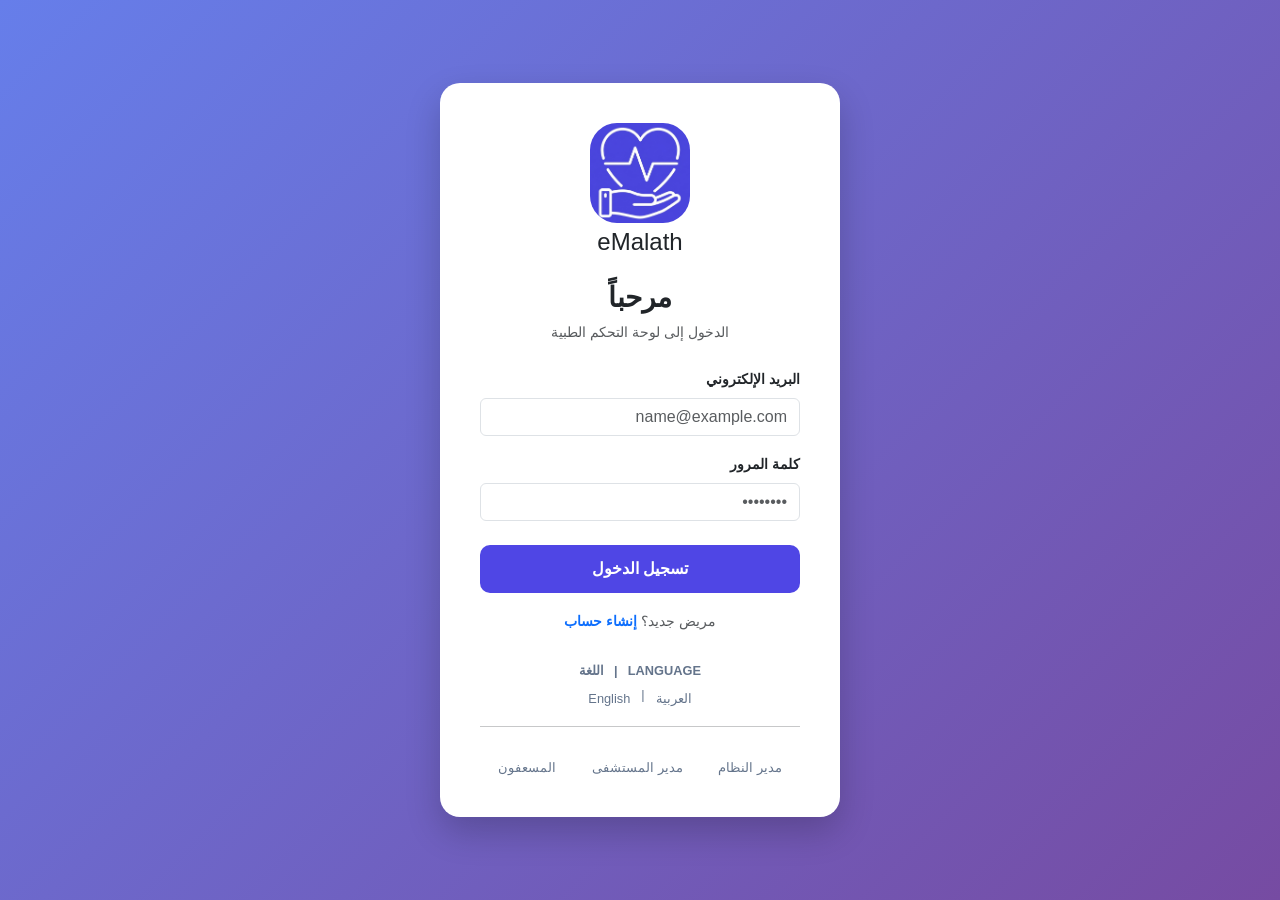
<file: index.html>
<!DOCTYPE html>
<html lang="en">

<head>
    <meta charset="UTF-8">
    <meta name="viewport" content="width=device-width, initial-scale=1.0">
    <title>Login | MedTrack Pro</title>
    <link rel="manifest" href="manifest.json">
    <script>
       if ('serviceWorker' in navigator) {
       navigator.serviceWorker.register('sw.js')
      .then(() => console.log("Service Worker Registered"));
       }
    </script>
    <link href="https://cdn.jsdelivr.net/npm/bootstrap@5.3.0/dist/css/bootstrap.min.css" rel="stylesheet">
    <style>
        body {
            background: linear-gradient(135deg, #667eea 0%, #764ba2 100%);
            height: 100vh;
            display: flex;
            align-items: center;
            font-family: 'Segoe UI', sans-serif;
        }

        .login-card {
            max-width: 400px;
            width: 100%;
            margin: auto;
            background: white;
            padding: 40px;
            border-radius: 20px;
            box-shadow: 0 15px 35px rgba(0, 0, 0, 0.2);
        }

        .btn-primary {
            background: #4f46e5;
            border: none;
            padding: 12px;
            border-radius: 10px;
            font-weight: bold;
        }

        .admin-link {
            font-size: 0.8rem;
            color: #64748b;
            text-decoration: none;
            display: block;
            text-align: center;
            margin-top: 15px;
        }
        .admin-link:hover {
            font-size: 0.8rem;
            background-color: white;
            color: #4f46e5;
            text-decoration: none;
            display: block;
            text-align: center;
            margin-top: 15px;
        }
        .logBut {
            text-decoration: none;
            border: none;
            background-color: white;
            color: #64748b;
            font-size: 0.8rem;

        }
        .logBut:hover {
            text-decoration: none;
            border: none;
            background-color: white;
            color: #4f46e5;
            font-weight: bold;
            font-size: 0.8rem;
        }
    </style>
</head>

<body>

    <div class="login-card">
        <div class="text-center mb-4">
            <img src="pictures/logo.png" alt="eMalath logo" style="width: 100px; border-radius: 27px;">
            <h4 style="margin-top: 5px;">eMalath</h4>
        </div>
        <div class="text-center mb-4">
            <h3 class="fw-bold text-dark" id="login-welcome">Welcome</h3>
            <p class="text-muted small" id="login-subtitle">Access your medical dashboard</p>
        </div>

        <form id="loginForm">
            <div class="mb-3">
                <label class="form-label small fw-bold" id="label-email">Email Address</label>
                <input type="email" id="email" class="form-control" placeholder="name@example.com" required>
            </div>
            <div class="mb-4">
                <label class="form-label small fw-bold" id="label-pass">Password</label>
                <input type="password" id="pass" class="form-control" placeholder="••••••••" required>
            </div>

            <button type="submit" class="btn btn-primary w-100 mb-3" id="btn-signin">Sign In</button>

            <div class="text-center">
                <span class="small text-muted" id="txt-new-patient">New patient?</span>
                <a href="signup.html" class="small fw-bold text-decoration-none" id="link-signup">Create Account</a>
            </div>


            <div class="settings-card d-flex flex-column align-items-center justify-content-center" style="margin-top: 30px;">
                <div style="display: inline-flex;">
                    <h6 class="fw-bold mb-2" id="txt-lang-en" style="font-size: 0.8rem; color: #64748b; margin-left: 5px; margin-right: 5px;">LANGUAGE</h6>
                    <h6 class="fw-bold mb-2" style="font-size: 0.8rem; color: #64748b; margin-left: 5px; margin-right: 5px;">|</h6>
                    <h6 class="fw-bold mb-2" id="txt-lang-ar" style="font-size: 0.8rem; color: #64748b; margin-left: 5px; margin-right: 5px;">اللغة</h6>
                </div>
                <div class="lang-buttons" style="display: inline-flex;">
                    <button id="btn-ar" class="logBut">العربية</button>
                    <h4 style="margin-left: 5px; margin-right: 5px; color: #64748b; font-size: 0.8rem;"> | </h4>
                    <button id="btn-en" class="logBut">English</button>
                </div>
            </div>
            <hr class="my-3">
            <div class="d-flex justify-content-around">
                <a href="admin.html" class="admin-link" id="link-admin">Main Admin</a>
                <a href="hospital.html" class="admin-link" id="link-hospital">Hospital Admin</a>
                <a href="staff.html" class="admin-link" id="link-medics">Medics</a>
            </div>
        </form>
    </div>
    <script src="Language/translation.js"></script>
    <script src="Language/lang.js"></script>
    <script>
        // Language switching logic for Login page
        const btnAr = document.getElementById("btn-ar");
        const btnEn = document.getElementById("btn-en");

        if (btnAr) {
            btnAr.onclick = (e) => {
                e.preventDefault();
                localStorage.setItem("lang", "ar");
                location.reload();
            };
        }
        if (btnEn) {
            btnEn.onclick = (e) => {
                e.preventDefault();
                localStorage.setItem("lang", "en");
                location.reload();
            };
        }

        document.getElementById('loginForm').addEventListener('submit', function (e) {
            e.preventDefault();
            const email = document.getElementById('email').value;
            const password = document.getElementById('pass').value;

            if (email === "admin@system.com" && password === "admin123") {
                window.location.href = "admin.html";
                return;
            }
            if (email === "hospital@system.com" && password === "hosp123") {
                window.location.href = "hospital.html";
                return;
            }

            let users = JSON.parse(localStorage.getItem('adv_users')) || [];
            const user = users.find(u => u.email === email && u.pass === password);

            if (user) {
                localStorage.setItem('currentUserEmail', email);
                window.location.href = "care_hub.html";
            } else {
                alert("Invalid email or password. Please try again.");
            }
        });
    </script>
    <script src="https://cdn.jsdelivr.net/npm/bootstrap@5.3.0/dist/js/bootstrap.bundle.min.js"></script>
</body>

</html>
</file>
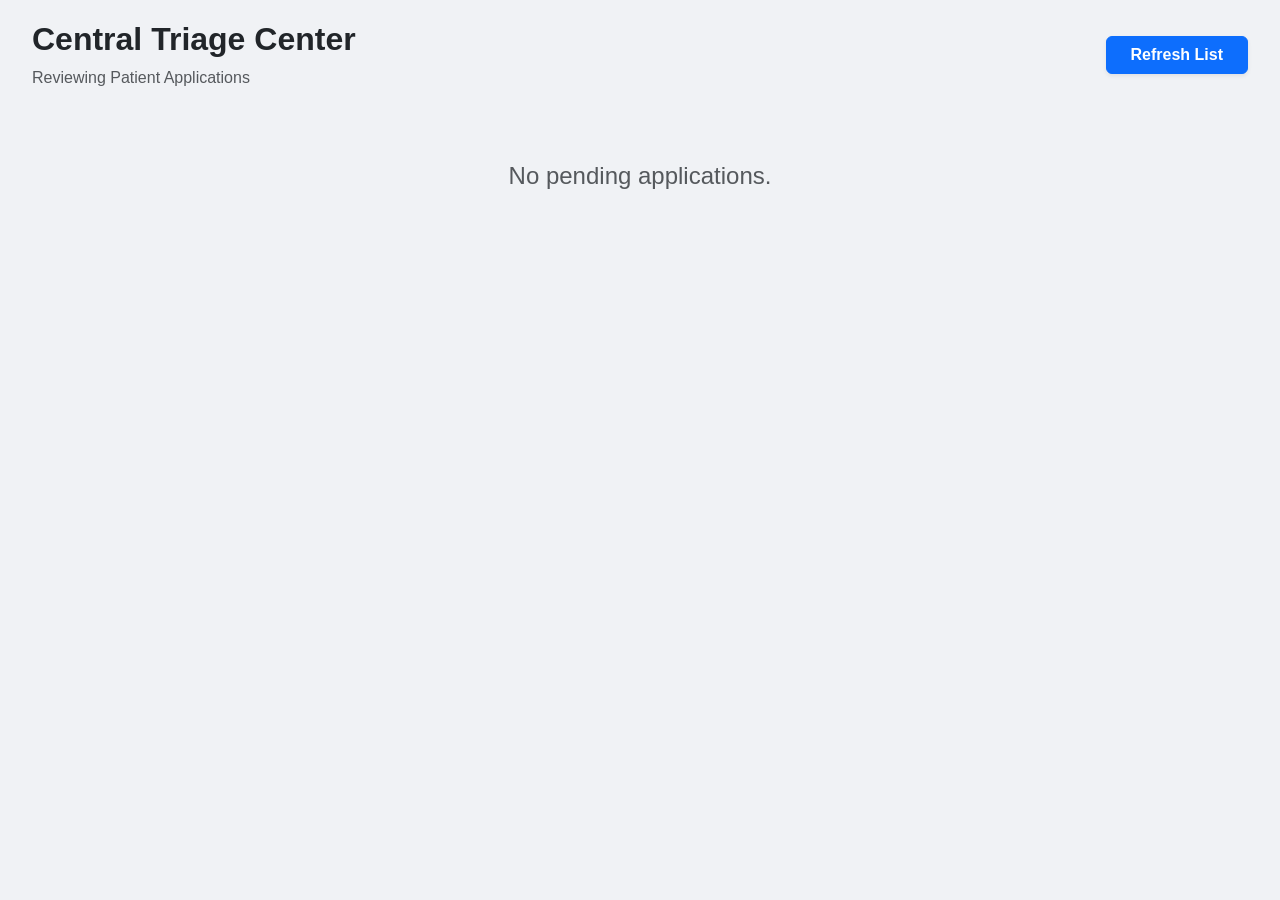
<file: admin.html>
<!DOCTYPE html>
<html lang="en">
<head>
    <meta charset="UTF-8">
    <meta name="viewport" content="width=device-width, initial-scale=1.0">
    <title>Main Admin | Triage Dashboard</title>
    <link rel="manifest" href="manifest.json">
    <script>
       if ('serviceWorker' in navigator) {
       navigator.serviceWorker.register('sw.js')
      .then(() => console.log("Service Worker Registered"));
       }
    </script>
    <link href="https://cdn.jsdelivr.net/npm/bootstrap@5.3.0/dist/css/bootstrap.min.css" rel="stylesheet">
    <style>
        body { background: #f0f2f5; padding: 20px; font-family: 'Segoe UI', sans-serif; }
        .triage-card { background: white; border-radius: 15px; margin-bottom: 20px; border: none; box-shadow: 0 4px 12px rgba(0,0,0,0.05); transition: 0.3s; }
        .triage-card:hover { transform: translateY(-3px); }
        .priority-high { border-left: 6px solid #dc3545; background: #fff5f5; }
        .badge-high { background-color: #dc3545; color: white; }
    </style>
</head>
<body>
    <div class="container-fluid">
        <div class="row mb-4 align-items-center">
            <div class="col-6">
                <h2 class="fw-bold">Central Triage Center</h2>
                <p class="text-muted mb-0">Reviewing Patient Applications</p>
            </div>
            <div class="col-6 text-end">
                <button class="btn btn-primary px-4 fw-bold shadow-sm" onclick="loadTriage()">Refresh List</button>
            </div>
        </div>
        <div id="triageList" class="row"></div>
    </div>

    <div class="modal fade" id="rejectModal" tabindex="-1">
        <div class="modal-dialog">
            <div class="modal-content">
                <div class="modal-header"><h5 class="modal-title">Decline Application</h5></div>
                <div class="modal-body">
                    <label class="form-label small fw-bold">Reason for the patient:</label>
                    <textarea id="rejectReasonText" class="form-control" rows="3" placeholder="e.g., Documents unclear, out of area..."></textarea>
                </div>
                <div class="modal-footer">
                    <button type="button" class="btn btn-secondary" data-bs-dismiss="modal">Cancel</button>
                    <button type="button" class="btn btn-danger fw-bold" onclick="submitDecline()">Confirm Decline</button>
                </div>
            </div>
        </div>
    </div>

    <script src="https://cdn.jsdelivr.net/npm/bootstrap@5.3.0/dist/js/bootstrap.bundle.min.js"></script>
    <script>
        let selectedUserId = null;

        function loadTriage() {
            const list = document.getElementById('triageList');
            let users = JSON.parse(localStorage.getItem('adv_users')) || [];
            list.innerHTML = "";

            // Priority Logic: High Priority (65+) first
            users.sort((a, b) => (a.priority === "High" ? -1 : 1));

            const pending = users.filter(u => u.status === 'pending');
            pending.forEach(user => {
                const col = document.createElement('div');
                col.className = "col-12 col-md-6 col-xl-4";
                col.innerHTML = `
                    <div class="card triage-card p-4 ${user.priority === 'High' ? 'priority-high' : ''}">
                        <div class="d-flex justify-content-between mb-2">
                            <h5 class="fw-bold mb-0">${user.fullName}</h5>
                            <span class="badge ${user.priority === 'High' ? 'badge-high' : 'bg-secondary'}">${user.priority}</span>
                        </div>
                        
                        <button class="btn btn-sm btn-link text-decoration-none p-0 mb-2 fw-bold" onclick="alert('Viewing Secure Document: ${user.fileName}')">
                            📄 View Medical Report: ${user.fileName}
                        </button>

                        <p class="text-muted small mb-1">Age: ${user.age} | Zone: ${user.zone}</p>
                        <div class="bg-light p-2 rounded mb-3 small">
                            <strong>Condition:</strong> ${user.medReason}<br>
                            <strong>Location:</strong> ${user.locationDesc}
                        </div>

                        <div class="btn-group w-100">
                            <button class="btn btn-success btn-sm fw-bold" onclick="approveUser(${user.id}, 'regular')">Regular</button>
                            <button class="btn btn-primary btn-sm fw-bold" onclick="approveUser(${user.id}, 'professional')">Pro Tier</button>
                            <button class="btn btn-outline-danger btn-sm" onclick="openRejectModal(${user.id})">Decline</button>
                        </div>
                    </div>`;
                list.appendChild(col);
            });
            if(pending.length === 0) list.innerHTML = '<h4 class="text-center text-muted mt-5">No pending applications.</h4>';
        }

        function approveUser(id, tier) {
            let users = JSON.parse(localStorage.getItem('adv_users'));
            users = users.map(u => u.id === id ? { ...u, status: 'approved', serviceTier: tier } : u);
            localStorage.setItem('adv_users', JSON.stringify(users));
            loadTriage();
        }

        function openRejectModal(id) { 
            selectedUserId = id; 
            new bootstrap.Modal(document.getElementById('rejectModal')).show(); 
        }

        function submitDecline() {
            const reason = document.getElementById('rejectReasonText').value;
            if(!reason) return alert("Please provide a reason.");

            let users = JSON.parse(localStorage.getItem('adv_users'));
            users = users.map(u => u.id === selectedUserId ? { ...u, status: 'declined', adminNote: reason } : u);
            
            localStorage.setItem('adv_users', JSON.stringify(users));
            bootstrap.Modal.getInstance(document.getElementById('rejectModal')).hide();
            loadTriage();
        }

        loadTriage();
    </script>
</body>
</html>
</file>
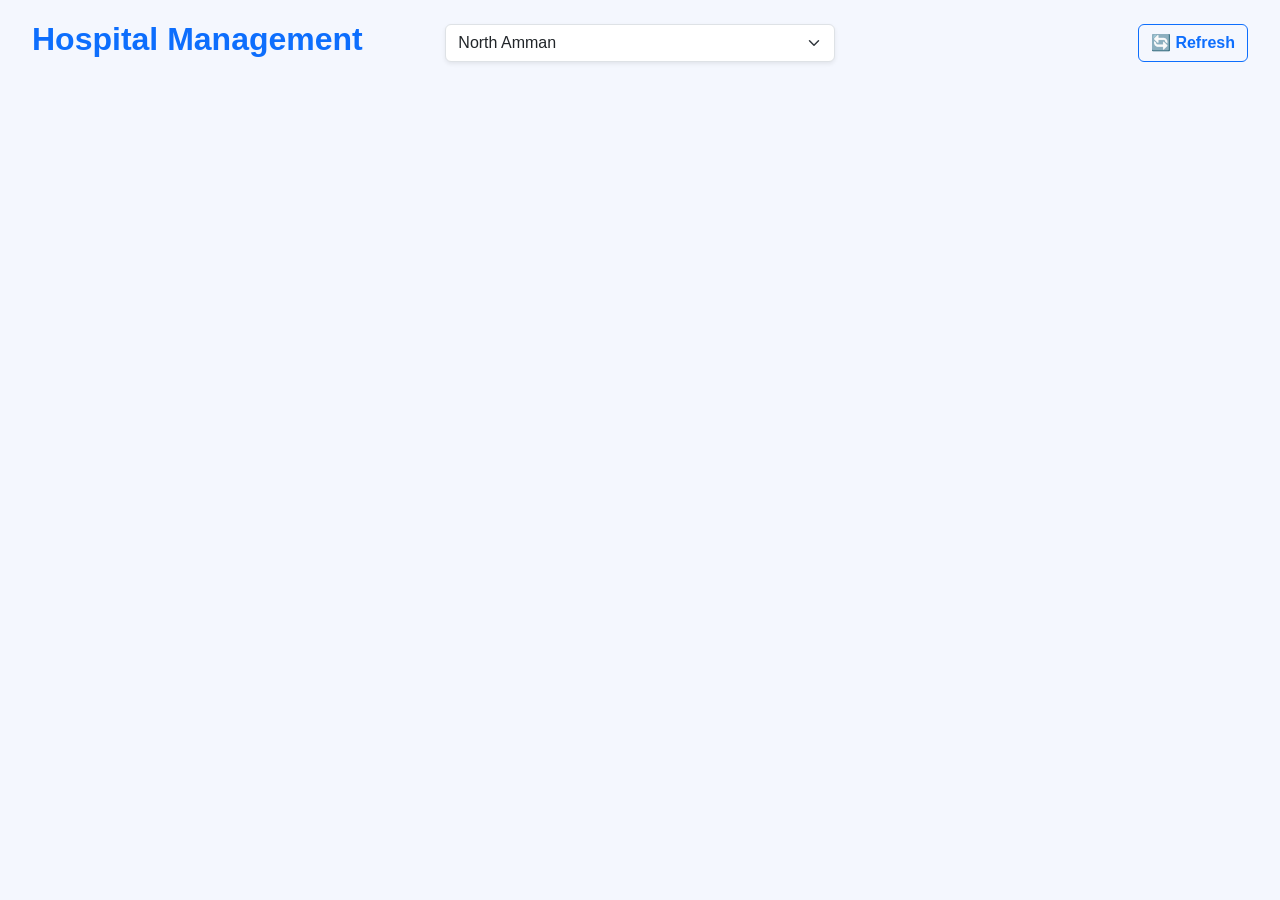
<file: hospital.html>
<!DOCTYPE html>
<html lang="en">
<head>
    <meta charset="UTF-8">
    <meta name="viewport" content="width=device-width, initial-scale=1.0">
    <title>Hospital | Ops Center</title>
    <script>
       if ('serviceWorker' in navigator) {
       navigator.serviceWorker.register('sw.js')
      .then(() => console.log("Service Worker Registered"));
       }
    </script>
    <link href="https://cdn.jsdelivr.net/npm/bootstrap@5.3.0/dist/css/bootstrap.min.css" rel="stylesheet">
    <style>
        body { background: #f4f7fe; padding: 20px; font-family: 'Segoe UI', sans-serif; }
        .h-card { background: white; border-radius: 15px; margin-bottom: 20px; border: none; box-shadow: 0 4px 10px rgba(0,0,0,0.05); }
        .scheduled-card { border: 2px solid #10b981; background: #f0fdf4; }
        .change-request-alert { background: #fee2e2; border-left: 4px solid #ef4444; color: #991b1b; padding: 10px; border-radius: 8px; font-size: 0.85rem; }
    </style>
</head>
<body>
    <div class="container-fluid">
        <div class="row mb-4 align-items-center">
            <div class="col-sm-4"><h2 class="fw-bold text-primary">Hospital Management</h2></div>
            <div class="col-sm-4">
                <select id="zoneFilter" class="form-select shadow-sm" onchange="render()">
                    <option value="North">North Amman</option><option value="South">South Amman</option>
                    <option value="East">East Amman</option><option value="West">West Amman</option>
                </select>
            </div>
            <div class="col-sm-4 text-end"><button class="btn btn-outline-primary fw-bold" onclick="render()">🔄 Refresh</button></div>
        </div>
        <div id="queue" class="row"></div>
    </div>

    <script>
        const staffList = ["Dr. Ali (Specialist)", "Nurse Mona (General)", "Dr. Samer (Specialist)", "Nurse Rami (General)"];

        function render() {
            const queue = document.getElementById('queue');
            const zone = document.getElementById('zoneFilter').value;
            let users = JSON.parse(localStorage.getItem('adv_users')) || [];
            queue.innerHTML = "";

            // Show users who are approved AND have an active request or existing appointment
            const activeUsers = users.filter(u => u.status === 'approved' && u.zone.includes(zone) && (u.checkupRequested || u.appointment));

            activeUsers.forEach(u => {
                const isScheduled = u.appointment && !u.appointment.completed;
                const docFinished = u.appointment && u.appointment.doctorDone;
                const col = document.createElement('div');
                col.className = "col-12 col-md-6 col-lg-4";
                
                col.innerHTML = `
                    <div class="card h-card p-4 ${isScheduled ? 'scheduled-card' : ''}">
                        <div class="d-flex justify-content-between mb-2">
                            <strong>${u.fullName}</strong> <span class="badge bg-primary">${u.serviceTier.toUpperCase()}</span>
                        </div>
                        
                        ${u.conflictReason ? `
                            <div class="change-request-alert mb-3">
                                <strong>⚠️ Change Requested:</strong><br>
                                "${u.conflictReason}"
                            </div>
                        ` : ''}

                        <button class="btn btn-sm btn-outline-primary w-100 mb-3" onclick="alert('File: ${u.fileName}')">📥 Medical History</button>
                        
                        <p class="small text-muted mb-3">
                            <strong>Address:</strong> ${u.locationDesc}<br>
                            <strong>Phone:</strong> ${u.phone}
                        </p>

                        <select id="staff-${u.id}" class="form-select mb-2" ${isScheduled ? 'disabled' : ''}>
                            <option value="">Select Staff...</option>
                            ${staffList.map(s => `<option value="${s}" ${u.appointment?.staffName === s ? 'selected' : ''}>${s}</option>`).join('')}
                        </select>
                        <div class="row g-2 mb-3">
                            <div class="col-6"><input type="date" id="date-${u.id}" class="form-control" value="${u.appointment?.date || ''}" ${isScheduled ? 'disabled' : ''}></div>
                            <div class="col-6"><input type="time" id="time-${u.id}" class="form-control" value="${u.appointment?.time || ''}" ${isScheduled ? 'disabled' : ''}></div>
                        </div>

                        ${isScheduled && docFinished ? 
                            `<div class="alert alert-success py-1 small text-center mb-2">Doctor Finished Visit</div>
                             <button class="btn btn-success w-100 fw-bold" onclick="completeVisit(${u.id})">Finalize Appointment</button>` : 
                            isScheduled ? 
                            `<button class="btn btn-secondary w-100 fw-bold" disabled>Doctor In Progress...</button>` :
                            `<button class="btn btn-primary w-100 fw-bold" onclick="saveAssignment(${u.id})">Confirm Assignment</button>`
                        }
                    </div>`;
                queue.appendChild(col);
            });
        }

        function saveAssignment(id) {
            const staff = document.getElementById(`staff-${id}`).value;
            const date = document.getElementById(`date-${id}`).value;
            const time = document.getElementById(`time-${id}`).value;
            if(!staff || !date || !time) return alert("Please assign staff and time.");

            let users = JSON.parse(localStorage.getItem('adv_users'));
            const uIdx = users.findIndex(u => u.id === id);
            
            // Safety: 3-Hour Gap Logic
            const newDT = new Date(`${date}T${time}`);
            const conflict = users[uIdx].pastAppointments?.find(p => p.staffName === staff && Math.abs(newDT - new Date(`${p.date}T${p.time}`)) / 36e5 < 3);
            if(conflict) return alert("Safety Conflict: Staff busy within 3 hours.");

            // Clear the conflict reason once we assign a NEW provider
            users[uIdx].appointment = { staffName: staff, date: date, time: time, completed: false, doctorDone: false };
            users[uIdx].checkupRequested = false;
            users[uIdx].conflictReason = ""; // Clear the alert once reassigned
            
            localStorage.setItem('adv_users', JSON.stringify(users));
            render();
        }

        function completeVisit(id) {
            let users = JSON.parse(localStorage.getItem('adv_users'));
            const idx = users.findIndex(u => u.id === id);
            if(!users[idx].pastAppointments) users[idx].pastAppointments = [];
            users[idx].pastAppointments.push(users[idx].appointment);
            users[idx].appointment = null;
            users[idx].checkupRequested = false;
            users[idx].conflictReason = ""; 
            localStorage.setItem('adv_users', JSON.stringify(users));
            render();
        }
        render();
    </script>
</body>
</html>
</file>
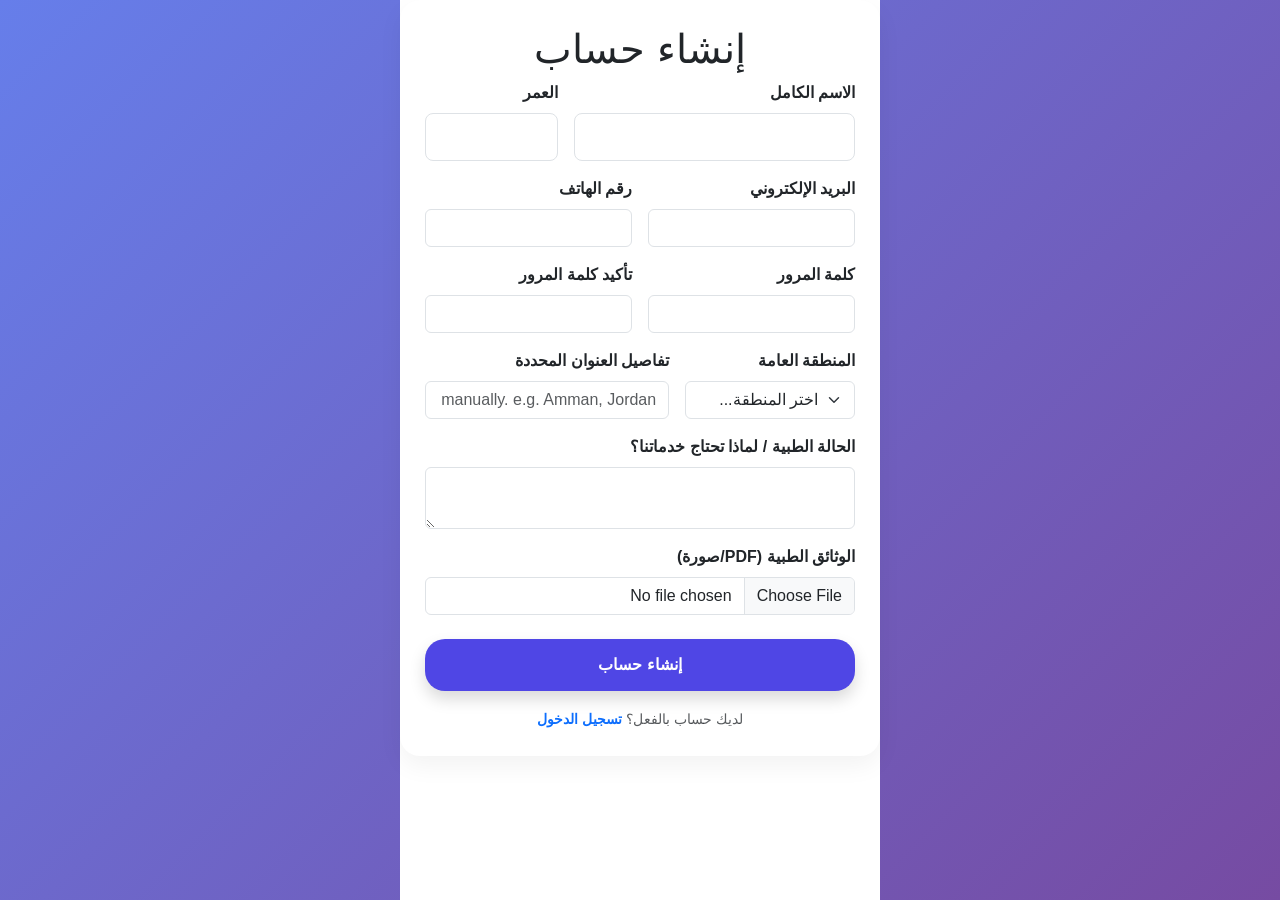
<file: signup.html>
<!DOCTYPE html>
<html lang="en">

<head>
    <meta charset="UTF-8">
    <meta name="viewport" content="width=device-width, initial-scale=1.0">
    <title>Sign Up</title>
    <script>
       if ('serviceWorker' in navigator) {
       navigator.serviceWorker.register('sw.js')
      .then(() => console.log("Service Worker Registered"));
       }
    </script>
    <link href="https://cdn.jsdelivr.net/npm/bootstrap@5.3.0/dist/css/bootstrap.min.css" rel="stylesheet">
    <style>
        body {
            background: linear-gradient(135deg, #667eea 0%, #764ba2 100%);
            font-family: 'Segoe UI', sans-serif;
        }
        .app-container {
            max-width: 480px;
            margin: 0 auto;
            background: white;
            min-height: 100vh;
            padding-bottom: 20px;
        }
        .form-card {
            max-width: 700px;
            margin: 0px auto;
            background: white;
            padding: 25px;
            border-radius: 20px;
            box-shadow: 0 10px 25px rgba(0, 0, 0, 0.05);
        }

        .btn-indigo {
            background: #4F46E5;
            color: white;
            border-radius: 20px;
            padding: 14px;
            font-weight: bold;
            border: none;
        }

        .btn-indigo:hover {
            background: #4338ca;
        }
    </style>
</head>

<body>
    <div class="app-container">
        <div class="form-card">
            <h1 class="text-center" id="signup-title">Create Account
                <span style="color: #64748B;display: block; font-size: 18px; margin-top: 8px;" id="signup-subtitle">Join
                    our community</span>
            </h1>
            <form id="signupForm">
                <div class="row g-3">
                    <div class="col-12 col-sm-8">
                        <label class="form-label fw-bold" id="label-fullname">Full Name</label>
                        <input type="text" id="fullName" class="form-control form-control-lg" required>
                    </div>
                    <div class="col-12 col-sm-4">
                        <label class="form-label fw-bold" id="label-age">Age</label>
                        <input type="number" id="age" class="form-control form-control-lg" required>
                    </div>

                    <div class="col-12 col-sm-6">
                        <label class="form-label fw-bold" id="label-email">Email</label>
                        <input type="email" id="email" class="form-control" required>
                    </div>
                    <div class="col-12 col-sm-6">
                        <label class="form-label fw-bold" id="label-phone">Phone</label>
                        <input type="tel" id="phone" class="form-control" required>
                    </div>

                    <div class="col-12 col-sm-6">
                        <label class="form-label fw-bold" id="label-pass">Password</label>
                        <input type="password" id="pass" class="form-control" required>
                    </div>
                    <div class="col-12 col-sm-6">
                        <label class="form-label fw-bold" id="label-confirm">Confirm Password</label>
                        <input type="password" id="confirmPass" class="form-control" required>
                    </div>

                    <div class="col-12 col-sm-5">
                        <label class="form-label fw-bold" id="label-zone">General Zone</label>
                        <select id="zone" class="form-select" required>
                            <option value="" id="opt-select">Select Area...</option>
                            <option value="North" id="opt-north">North Jordan</option>
                            <option value="South" id="opt-south">South Jordan</option>
                            <option value="East" id="opt-east">East Jordan</option>
                            <option value="West" id="opt-west">West Jordan</option>
                        </select>
                    </div>
                    <div class="col-12 col-sm-7">
                        <label class="form-label fw-bold" id="label-address">Specific Address Details</label>
                        <input type="text" id="location" class="form-control" placeholder="Locating..." readonly
                            required>
                    </div>

                    <div class="col-12">
                        <label class="form-label fw-bold" id="label-reason">Medical Condition / Why do you need our
                            services?</label>
                        <textarea id="medReason" class="form-control" rows="2" required></textarea>
                    </div>
                    <div class="col-12">
                        <label class="form-label fw-bold" id="label-docs">Medical documents (PDF/Image)</label>
                        <input type="file" id="docUpload" class="form-control" required>
                    </div>
                    <div class="col-12 mt-4">
                        <button type="submit" class="btn btn-indigo w-100 shadow" id="btn-signup">Sign Up</button>
                    </div>
                    <div class="text-center">
                        <span class="small text-muted" id="txt-have-account">already have an account?</span>
                        <a href="index.html" class="small fw-bold text-decoration-none" id="link-signin">Sign In</a>
                    </div>
                </div>
            </form>
        </div>
    </div>
    <script src="Language/translation.js"></script>
    <script src="Language/lang.js"></script>
    <script>

        //LOCATION
        window.onload = function () {
            const locInput = document.getElementById("location");

            if (confirm("Allow location access to find services near you.")) {
                if (navigator.geolocation) {
                    locInput.value = "Locating...";

                    navigator.geolocation.getCurrentPosition(async (position) => {
                        const lat = position.coords.latitude;
                        const lon = position.coords.longitude;

                        try {
                            const response = await fetch(`https://nominatim.openstreetmap.org/reverse?format=jsonv2&lat=${lat}&lon=${lon}`);
                            const data = await response.json();

                            if (data.address) {
                                const addr = data.address;
                                const building = addr.house_number || "";
                                const street = addr.road || "";
                                const city = addr.city || addr.town || addr.village || "";
                                const country = addr.country || "";

                                const formattedAddress = `${building}${building ? ', ' : ''}${street}${street ? ', ' : ''}${city}${city ? ', ' : ''}${country}`;
                                locInput.value = formattedAddress;
                            } else {
                                locInput.value = lat.toFixed(4) + ", " + lon.toFixed(4);
                            }
                        } catch (error) {
                            locInput.value = lat.toFixed(4) + ", " + lon.toFixed(4);
                        }

                        locInput.readOnly = false;

                    }, (error) => {
                        locInput.value = "";
                        locInput.placeholder = "GPS Denied. Please type address manually.";
                        locInput.readOnly = false;
                    });
                }
            } else {
                locInput.value = "";
                locInput.placeholder = "Please type your address manually. e.g. Amman, Jordan ";
                locInput.readOnly = false;
            }
        };
        //
        document.getElementById('signupForm').addEventListener('submit', function (e) {
            e.preventDefault();
            const pass = document.getElementById('pass').value;
            const confirm = document.getElementById('confirmPass').value;
            const age = parseInt(document.getElementById('age').value);
            const fileInput = document.getElementById('docUpload');
            const locationVal = document.getElementById("location").value;
            const fileName = fileInput.files.length > 0 ? fileInput.files[0].name : "No_File_Uploaded.pdf";

            if (pass !== confirm) return alert("Passwords do not match!");

            const userData = {
                id: Date.now(),
                fullName: document.getElementById('fullName').value,
                age: age,
                email: document.getElementById('email').value,
                phone: document.getElementById('phone').value,
                password: pass,
                zone: document.getElementById('zone').value,
                locationDesc: locationVal,
                medReason: document.getElementById('medReason').value,
                fileName: fileName,
                priority: age >= 65 ? "High" : "Normal",
                status: "pending",
                serviceTier: "regular",
                adminNote: "",
                proRequest: false,
                appointment: null,
                conflictReason: ""
            };

            let users = JSON.parse(localStorage.getItem('adv_users')) || [];
            users.push(userData);
            localStorage.setItem('adv_users', JSON.stringify(users));
            localStorage.setItem('currentUserEmail', userData.email);

            alert("Application submitted! check your care for updates");
            window.location.href = "home.html";
        });
    </script>
    <script src="https://cdn.jsdelivr.net/npm/bootstrap@5.3.0/dist/js/bootstrap.bundle.min.js"></script>

</body>

</html>
</file>
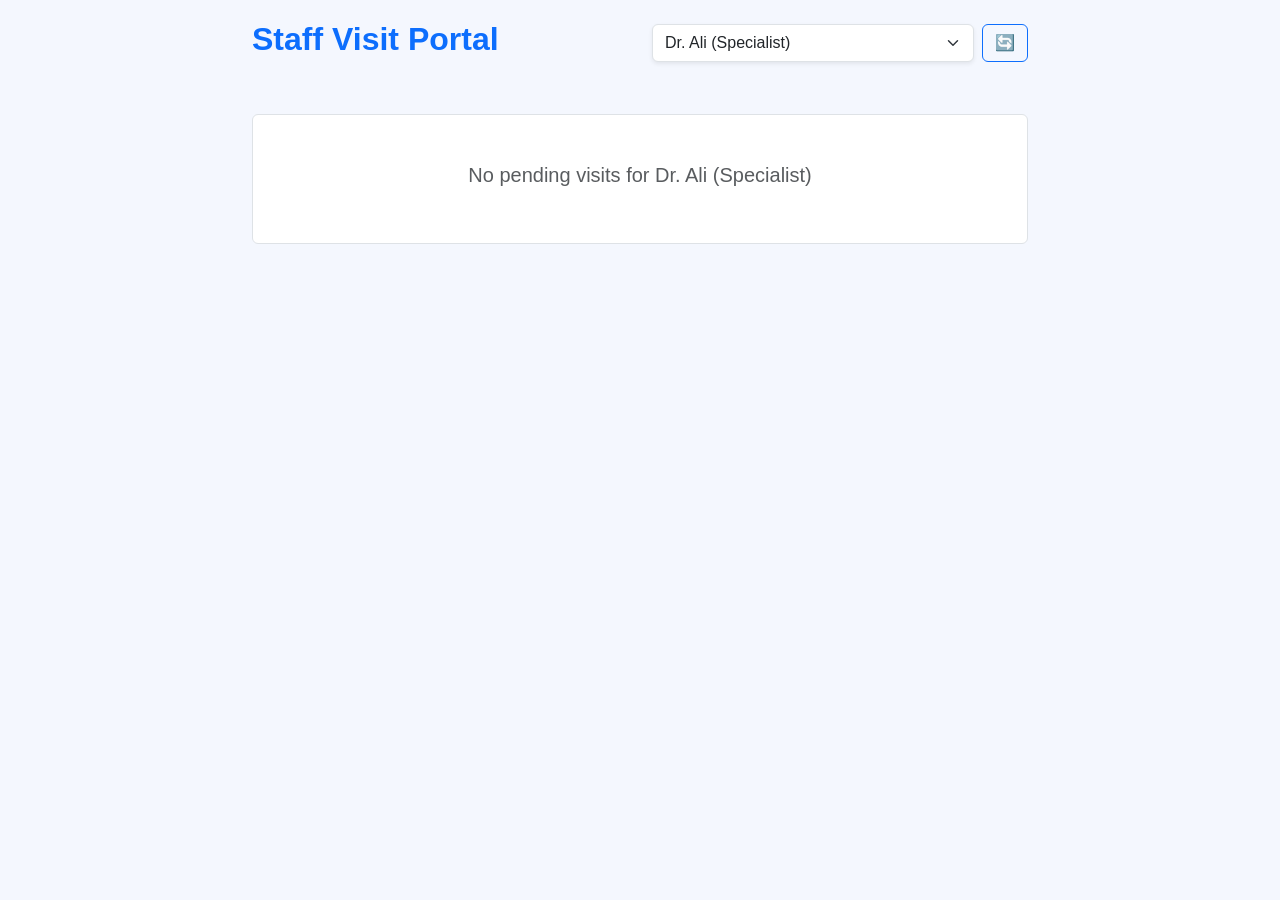
<file: staff.html>
<!DOCTYPE html>
<html lang="en">
<head>
    <meta charset="UTF-8">
    <meta name="viewport" content="width=device-width, initial-scale=1.0">
    <title>Doctor | Visit Portal</title>
    <link href="https://cdn.jsdelivr.net/npm/bootstrap@5.3.0/dist/css/bootstrap.min.css" rel="stylesheet">
    <script>
       if ('serviceWorker' in navigator) {
       navigator.serviceWorker.register('sw.js')
      .then(() => console.log("Service Worker Registered"));
       }
    </script>
    <style>
        body { background: #f4f7fe; padding: 20px; font-family: 'Segoe UI', sans-serif; }
        .doc-card { background: white; border-radius: 15px; border: none; box-shadow: 0 4px 10px rgba(0,0,0,0.05); margin-bottom: 20px; }
        .btn-success { background-color: #10b981; border: none; font-weight: bold; }
        .phone-link { color: #4f46e5; font-weight: bold; text-decoration: none; }
    </style>
</head>
<body>
    <div class="container" style="max-width: 800px;">
        <div class="row mb-4 align-items-center">
            <div class="col-12 col-md-6">
                <h2 class="fw-bold text-primary">Staff Visit Portal</h2>
            </div>
            <div class="col-12 col-md-6">
                <div class="d-flex gap-2">
                    <select id="staffFilter" class="form-select shadow-sm" onchange="render()">
                        <option value="Dr. Ali (Specialist)">Dr. Ali (Specialist)</option>
                        <option value="Nurse Mona (General)">Nurse Mona (General)</option>
                        <option value="Dr. Samer (Specialist)">Dr. Samer (Specialist)</option>
                        <option value="Nurse Rami (General)">Nurse Rami (General)</option>
                    </select>
                    <button class="btn btn-outline-primary" onclick="render()">🔄</button>
                </div>
            </div>
        </div>

        <div id="taskList"></div>
    </div>
    <script src="Language/translation.js"></script>
    <script src="Language/lang.js"></script>
    <script>
        function render() {
            const list = document.getElementById('taskList');
            const selectedStaff = document.getElementById('staffFilter').value;
            let users = JSON.parse(localStorage.getItem('adv_users')) || [];
            list.innerHTML = "";

            const myTasks = users.filter(u => 
                u.appointment && 
                u.appointment.staffName === selectedStaff && 
                !u.appointment.doctorDone
            );

            myTasks.forEach(u => {
                const card = document.createElement('div');
                card.className = "card doc-card p-4 shadow-sm";
                card.innerHTML = `
                    <div class="d-flex justify-content-between mb-2">
                        <h5 class="fw-bold mb-0">${u.fullName}</h5>
                        <span class="badge bg-info">${u.serviceTier.toUpperCase()}</span>
                    </div>
                    
                    <p class="mb-2">
                        <strong>📞 Phone:</strong> 
                        <a href="tel:${u.phone}" class="phone-link">${u.phone}</a>
                    </p>

                    <p class="text-muted small mb-2">
                        <strong>Patient Address:</strong> ${u.locationDesc}
                    </p>
                    
                    <button class="btn btn-sm btn-link text-decoration-none p-0 mb-3 fw-bold" onclick="alert('Accessing Records for: ${u.fileName}')">
                        📄 Open Medical Report
                    </button>
                    
                    <div class="bg-light p-3 rounded mb-3 border-start border-4 border-primary">
                        <p class="mb-1"><strong>Scheduled Date:</strong> ${u.appointment.date}</p>
                        <p class="mb-0"><strong>Arrival Time:</strong> ${u.appointment.time}</p>
                    </div>
                    
                    <button class="btn btn-success w-100 py-2 shadow-sm" onclick="markDone(${u.id})">
                        Mark Visit as Finished
                    </button>
                `;
                list.appendChild(card);
            });

            if(myTasks.length === 0) {
                list.innerHTML = `
                    <div class="text-center mt-5 py-5 border rounded bg-white">
                        <h5 class="text-muted">No pending visits for ${selectedStaff}</h5>
                    </div>`;
            }
        }

        function markDone(id) {
            let users = JSON.parse(localStorage.getItem('adv_users'));
            const idx = users.findIndex(u => u.id === id);
            users[idx].appointment.doctorDone = true; 
            localStorage.setItem('adv_users', JSON.stringify(users));
            alert("Visit status updated!");
            render();
        }

        render();
        //LANGUAGE
        function updateLanguage() {
            const lang = localStorage.getItem("lang") || "en";
            const isArabic = lang === "ar";

            document.body.dir = isArabic ? "rtl" : "ltr";

            for(const id in translations){
                const el = document.getElementById(id);
                if(el) el.textContent = isArabic ? translations[id].ar : translations[id].en;
            }
        }

        document.addEventListener("DOMContentLoaded", updateLanguage);
        window.addEventListener("storage", (e) => {
            if(e.key === "lang") updateLanguage();
        });
    </script>
</body>
</html>
</file>
